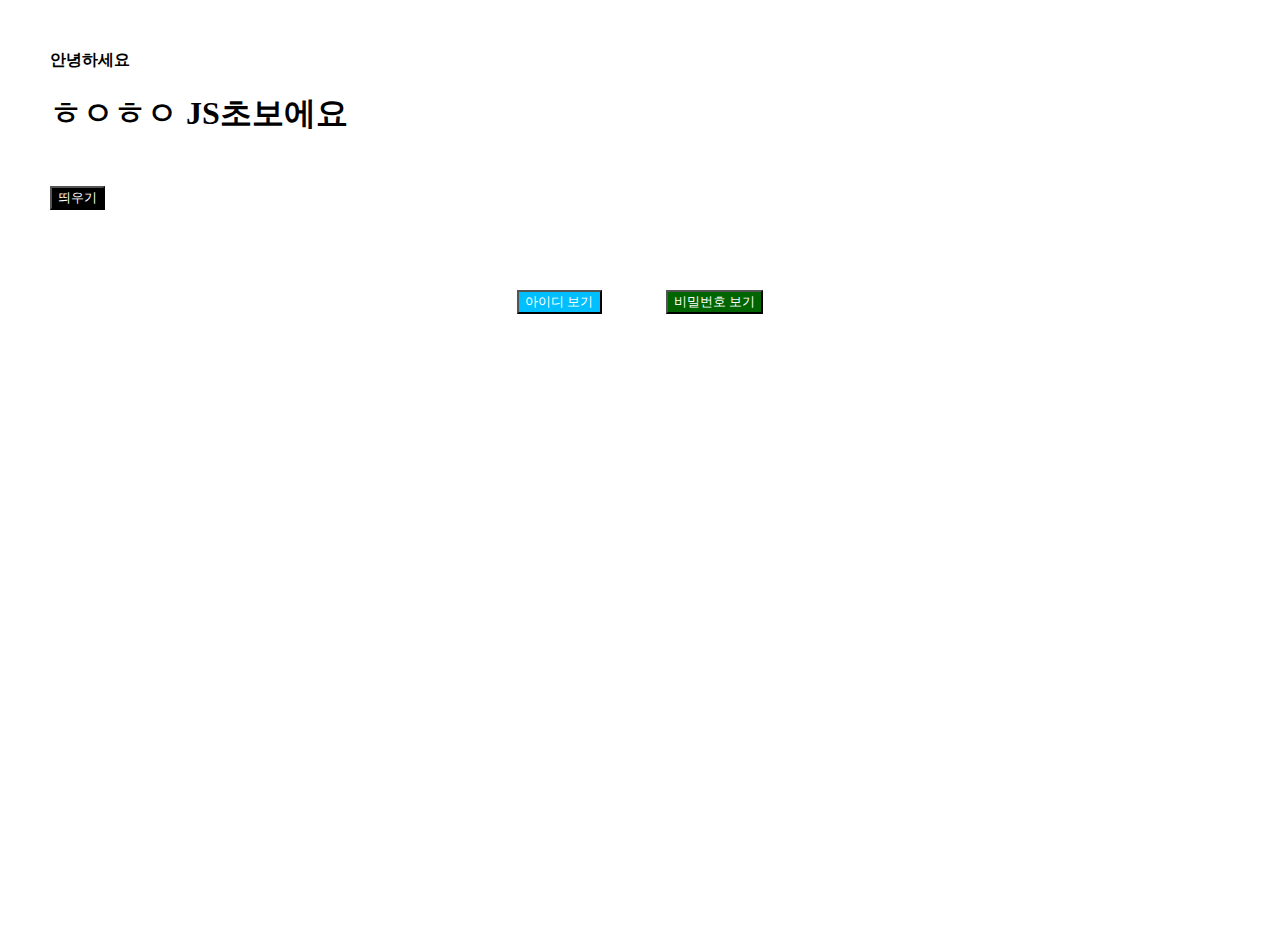
<file: index.html>
<!DOCTYPE html>
<html lang="en">
	<head>
		<title></title>
		<meta charset="UTF-8" />
		<meta name="viewport" content="width=device-width, initial-scale=1" />
		<link href="css/main.css" rel="stylesheet" />
	</head>
	<body>
		<div class="js study1">
			<h1 id="hello">안녕하세요</h1>
			<h1 id="hi">ㅎㅇㅎㅇ JS초보에요</h1>
		</div>
		<div class="js study2">
			<div class="alert-box bg-yellow" id="alert">
				노란 Alert박스
				<button class="btn btn-close" onclick="changeAlertDp('none')">닫기</button>
			</div>
			<!-- <div class="alert-box bg-green" id="alert">초록 Alert박스</div>
			<div class="alert-box bg-blue" id="alert">파란 Alert박스</div>
			<div class="alert-box bg-red f-white" id="alert">빨간 Alert박스</div> -->
			<button class="btn btn-show bg-black f-white" onclick="changeAlertDp('block')"> 띄우기 </button>
		</div>
		<div class="js study3">
			<div class="find-btn">
				<button class="btn bg-blue f-white" onclick="showAlert('아이디', 'deepskyblue')">아이디 보기</button>
				<button class="btn bg-green f-white" onclick="showAlert('비밀번호', 'darkgreen')">비밀번호 보기</button>
			</div>
			<div class="alert-box d-flex" id="alert2">
				<h2 class="f-white" id="alert2-msg" style="margin: 30px">알림창</h2>
				<button class="btn" onclick="changeAlertDp('none')">닫기</button>
				<button class="btn" id="close">addEventListener로 닫기</button>
			</div>
		</div>

		<script>
			// document.getElementById('hello').innerHTML = '안녕';
			// document.getElementById('hello').style.color = 'red';
			// document.getElementById('hi').innerHTML = 'ㅎㅇㅎㅇ JS고수에요';
			document.getElementById('hello').style.fontSize = '16px';

			// function 기초
			function openAlert() {
				document.getElementById('alert').style.display = 'block';
			}
			function closeAlert() {
				document.getElementById('alert').style.display = 'none';
			}

			// function심화 - 괄호 사용해보기
			function changeAlertDp(display) {
				document.getElementById('alert2').style.display = display;
			}
			function showAlert(msg, color) {
				document.getElementById('alert2').style.display = 'flex';
				document.getElementById('alert2-msg').innerHTML = msg;
				document.getElementById('alert2').style.backgroundColor = color;
			}

			// addEventListener학습
			document.getElementById('close').addEventListener('click', function () {
				document.getElementById('alert2').style.display = 'none';
			});
		</script>
	</body>
</html>
</file>
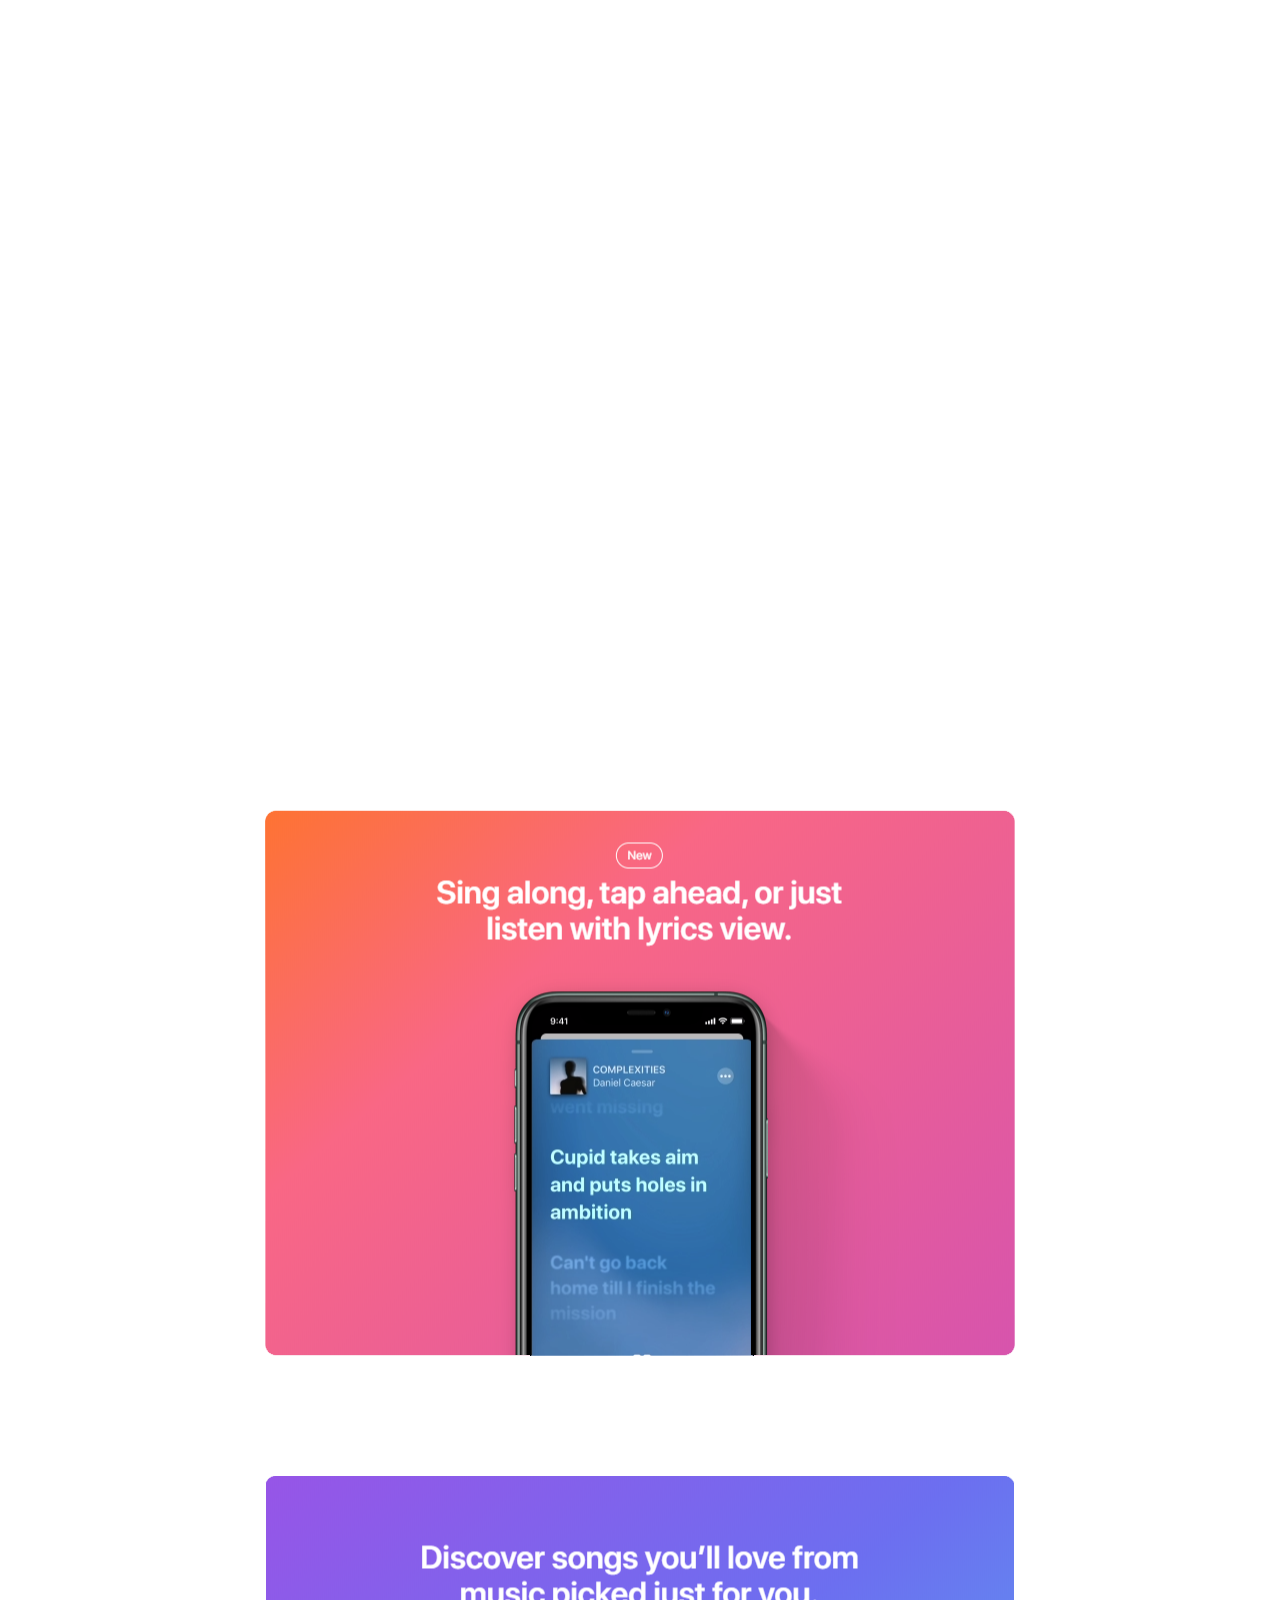
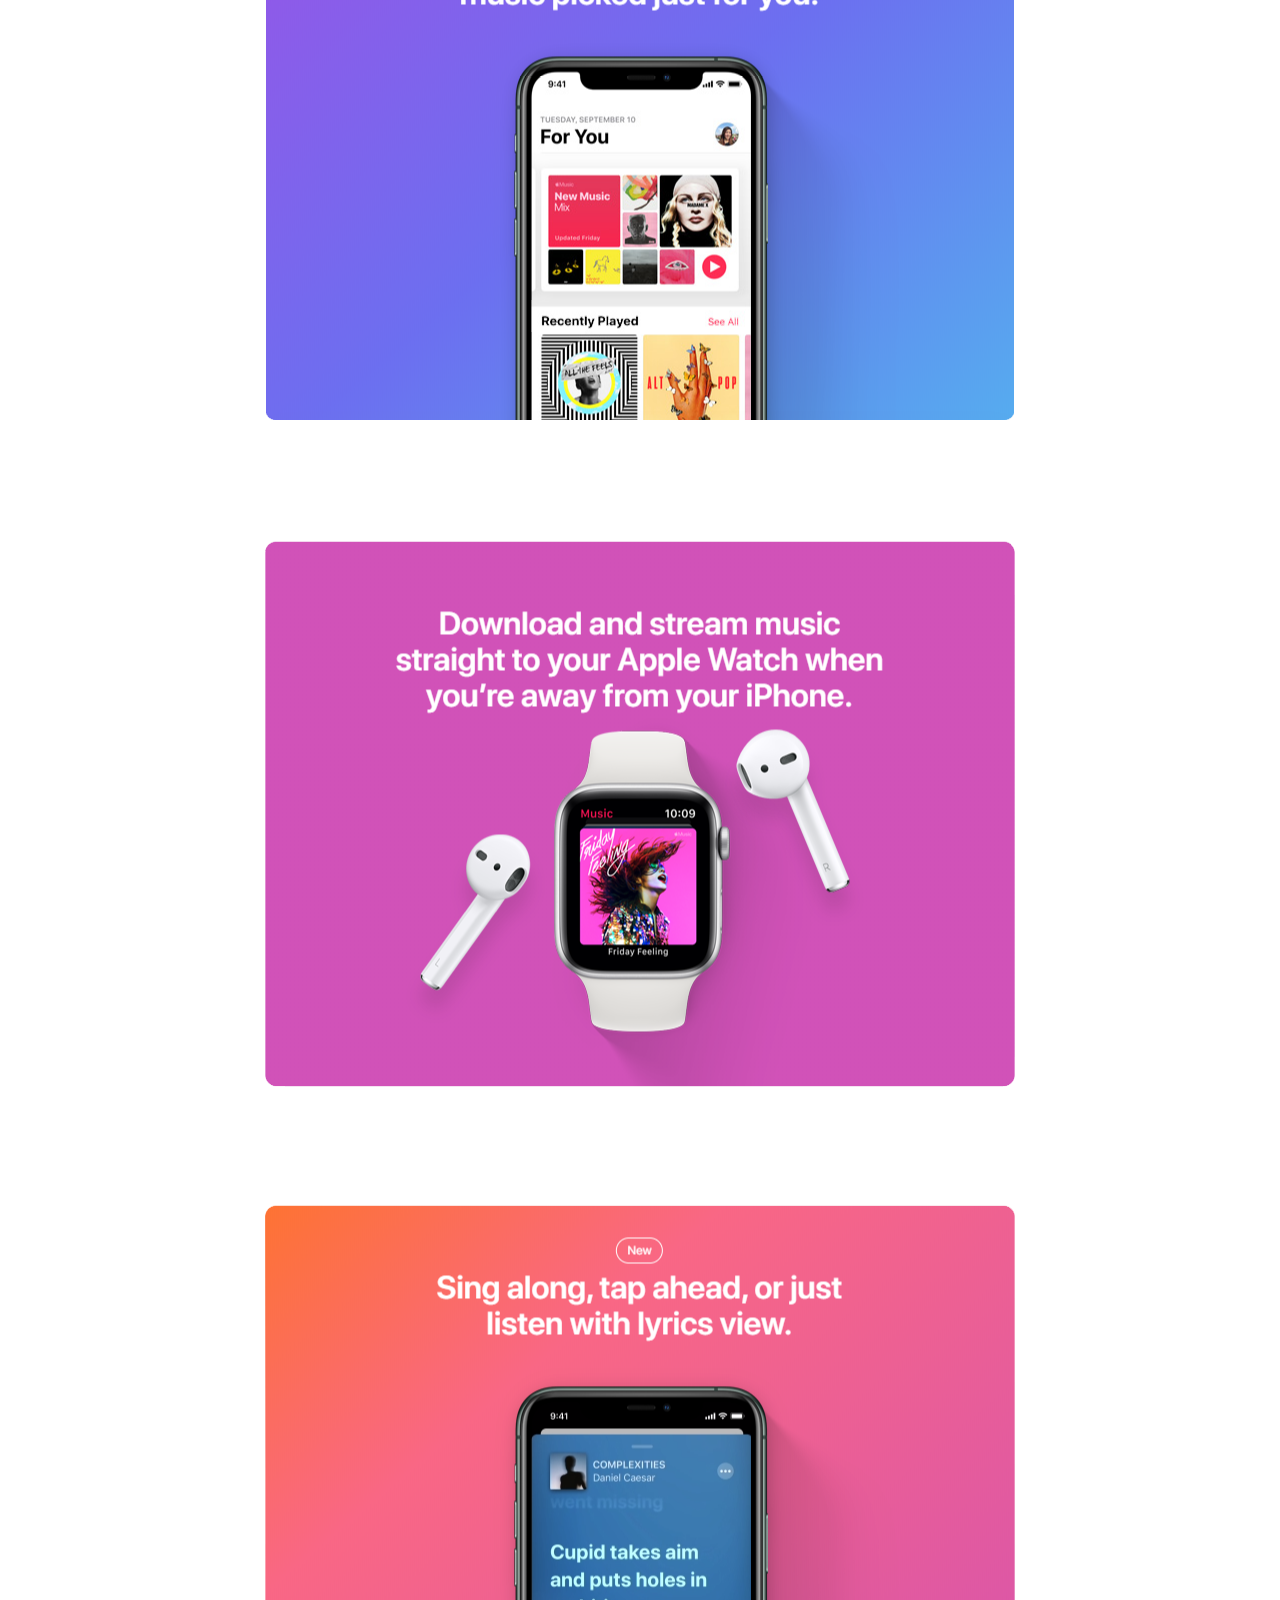
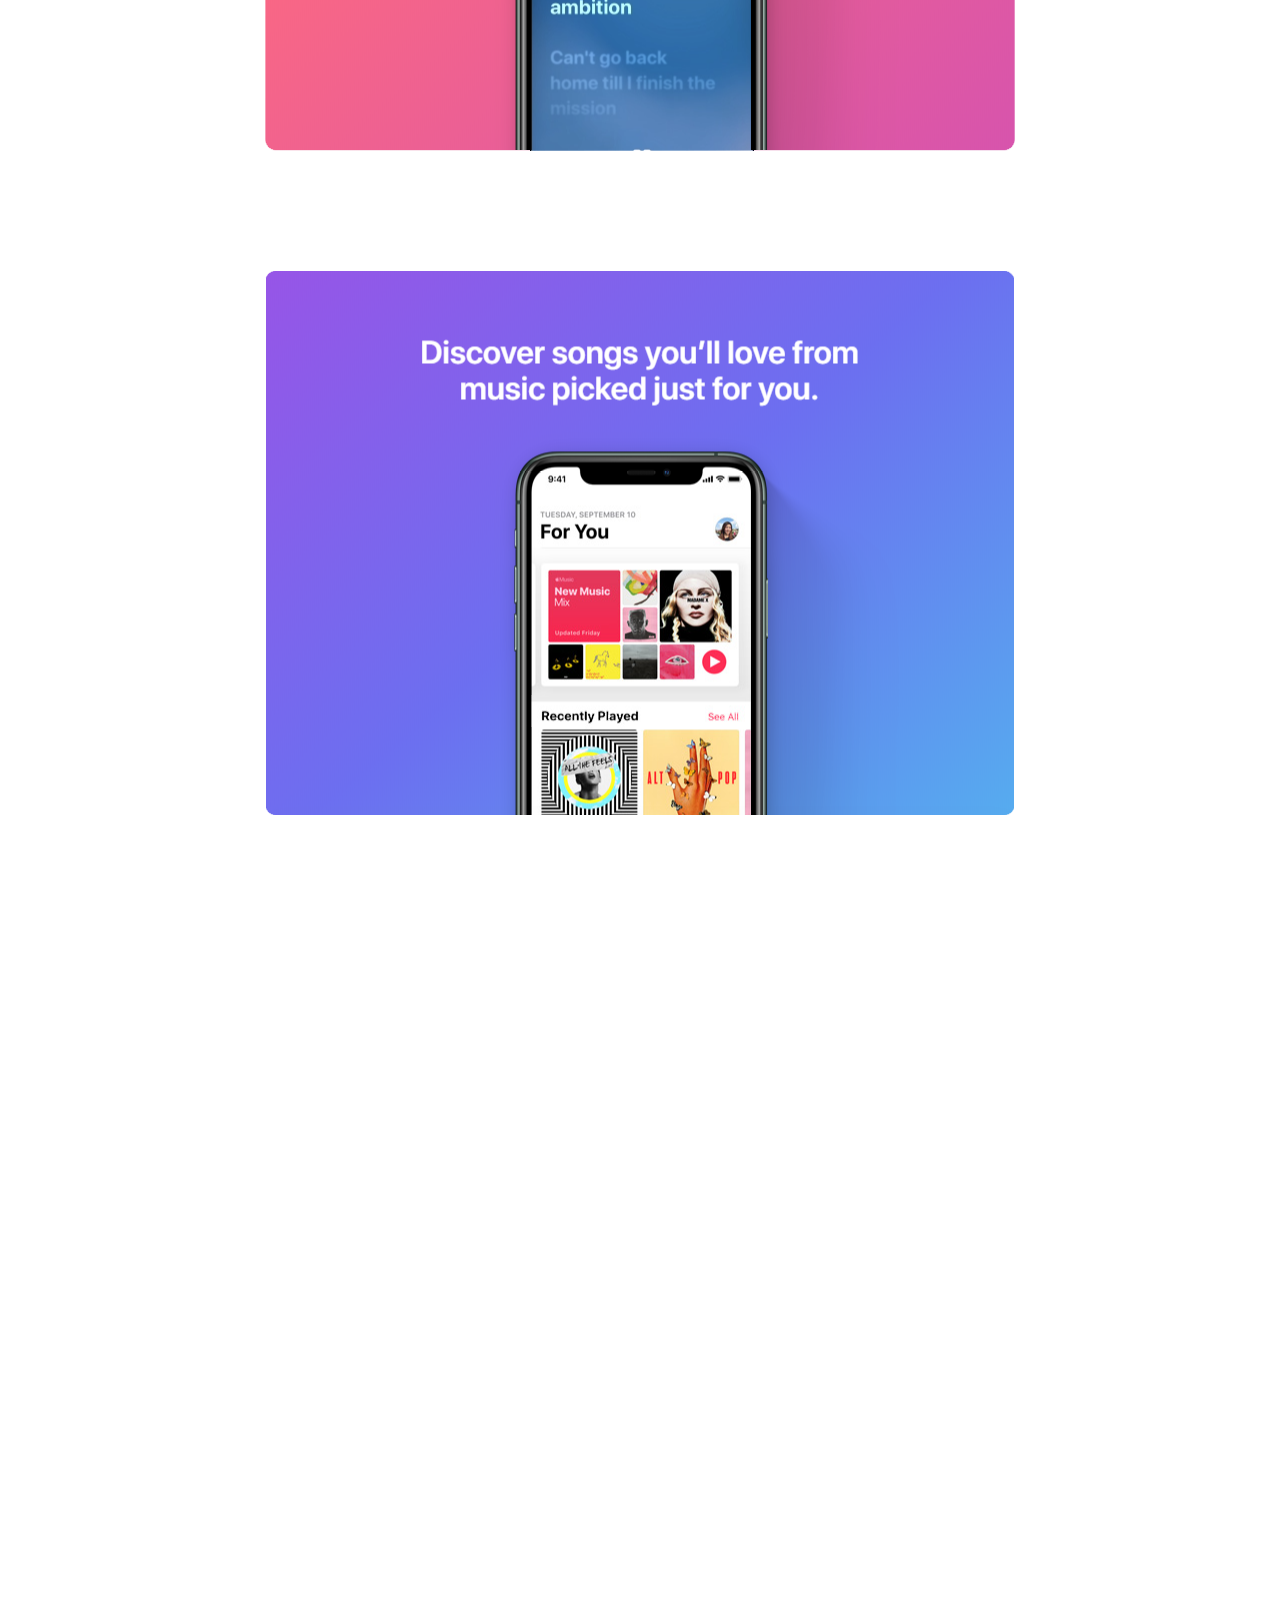
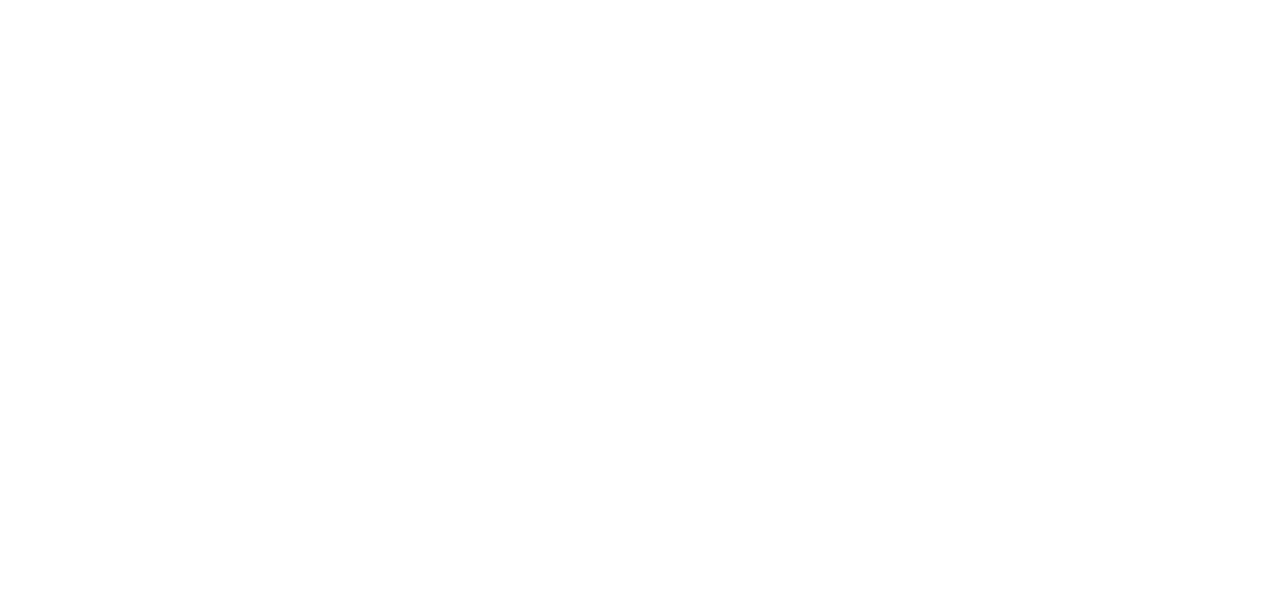
<file: appleMusicUI.html>
<!DOCTYPE html>
<html lang="en">
	<head>
		<meta charset="utf-8" />
		<meta name="viewport" content="width=device-width, initial-scale=1" />
		<title>JS Page</title>
		<link
			href="https://cdn.jsdelivr.net/npm/bootstrap@5.3.0-alpha1/dist/css/bootstrap.min.css"
			rel="stylesheet"
			integrity="sha384-GLhlTQ8iRABdZLl6O3oVMWSktQOp6b7In1Zl3/Jr59b6EGGoI1aFkw7cmDA6j6gD"
			crossorigin="anonymous" />
		<link rel="stylesheet" href="/css/appleMusicUI.css" />
		<script
			src="https://cdn.jsdelivr.net/npm/bootstrap@5.3.0-alpha1/dist/js/bootstrap.bundle.min.js"
			integrity="sha384-w76AqPfDkMBDXo30jS1Sgez6pr3x5MlQ1ZAGC+nuZB+EYdgRZgiwxhTBTkF7CXvN"
			crossorigin="anonymous"></script>
		<script
			src="https://code.jquery.com/jquery-3.6.3.min.js"
			integrity="sha256-pvPw+upLPUjgMXY0G+8O0xUf+/Im1MZjXxxgOcBQBXU="
			crossorigin="anonymous"></script>
	</head>
	<body>
		<div class="card-background">
			<div class="card-box">
				<img src="/img/card1.png" />
			</div>
			<div class="card-box">
				<img src="/img/card2.png" />
			</div>
			<div class="card-box">
				<img src="/img/card3.png" />
			</div>
			<div class="card-box">
				<img src="/img/card1.png" />
			</div>
			<div class="card-box">
				<img src="/img/card2.png" />
			</div>
		</div>
		<script>
			$(window).scroll(() => {
				let cardNum = $('.card-box').length;
				let scrollHeight = $(window).scrollTop();
				let opacityFunction = (1 / -545) * scrollHeight + 1065 / 545;
				let sizeFunction = (-0.1 / 545) * scrollHeight + (1 - 520 * (-0.1 / 545));
				$('.card-box').eq(0).css('opacity', opacityFunction);
				$('.card-box').eq(0).css('transform', `scale(${sizeFunction})`);
				// for (let i = 0; i < cardNum - 1; i++) {
				// 	let opacityFunction = (1 / -545) * scrollHeight + 1065 / 545;
				// 	let sizeFunction = (-0.1 / 545) * scrollHeight + (1 - 520 * (-0.1 / 545));
				// 	$('.card-box').eq(i).css('opacity', opacityFunction);
				// 	$('.card-box').eq(i).css('transform', `scale(${sizeFunction})`);
				// }
				console.log(scrollHeight); //520~1020 1130~1630 1740~2240
			});
		</script>
	</body>
</html>
</file>
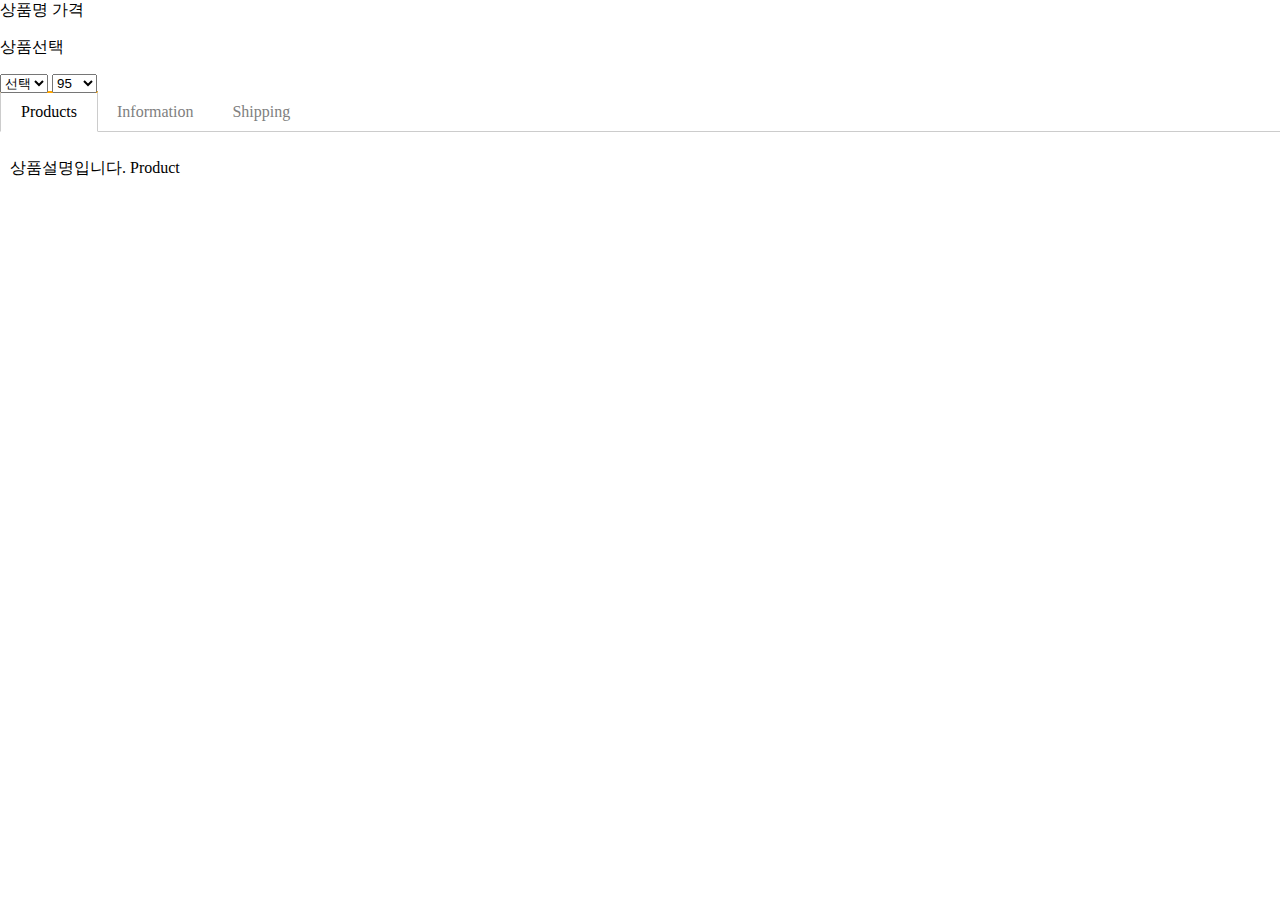
<file: detail.html>
<!DOCTYPE html>
<html lang="en">
	<head>
		<meta charset="utf-8" />
		<meta name="viewport" content="width=device-width, initial-scale=1" />
		<title>JS Page</title>
		<link
			href="https://cdn.jsdelivr.net/npm/bootstrap@5.3.0-alpha1/dist/css/bootstrap.min.css"
			rel="stylesheet"
			integrity="sha384-GLhlTQ8iRABdZLl6O3oVMWSktQOp6b7In1Zl3/Jr59b6EGGoI1aFkw7cmDA6j6gD"
			crossorigin="anonymous" />
		<link rel="stylesheet" href="/css/main.css" />
		<script
			src="https://cdn.jsdelivr.net/npm/bootstrap@5.3.0-alpha1/dist/js/bootstrap.bundle.min.js"
			integrity="sha384-w76AqPfDkMBDXo30jS1Sgez6pr3x5MlQ1ZAGC+nuZB+EYdgRZgiwxhTBTkF7CXvN"
			crossorigin="anonymous"></script>
		<script
			src="https://code.jquery.com/jquery-3.6.3.min.js"
			integrity="sha256-pvPw+upLPUjgMXY0G+8O0xUf+/Im1MZjXxxgOcBQBXU="
			crossorigin="anonymous"></script>
	</head>
	<body>
		<div class="container mt-3">
			<div class="card p-3">
				<span id="product-name">상품명</span>
				<span id="product-price">가격</span>
			</div>
		</div>
		<script>
			let car = { name: '아반떼', price: [50000, 30000, 40000] };
			$('#product-name').html(car.name);
			$('#product-price').html(car.price[0]);
		</script>
		<form class="container my-5 form-group">
			<p>상품선택</p>
			<select class="form-select mt-2" id="product-select">
				<option disabled selected>선택</option>
				<option>모자</option>
				<option>셔츠</option>
				<option>바지</option>
			</select>
			<select class="form-select mt-2" id="product-size">
				<option>95</option>
				<option>100</option>
				<option>105</option>
				<option>110</option>
			</select>
		</form>
		<script>
			// let pantsOption = `
			// 	<option>26</option>
			// 	<option>28</option>
			// 	<option>30</option>
			// 	<option>32</option>
			// 	`;
			// let shirtsOption = `
			// 	<option>95</option>
			// 	<option>100</option>
			// 	<option>105</option>
			// 	<option>110</option>
			// 	`;
			let pantsOption = [28, 30, 32, 34];
			let shirtsOption = [95, 100, 105];
			$('#product-size').hide();
			$('#product-select').change((e) => {
				let productValue = e.currentTarget.value;
				$('#product-size').html('');
				if (productValue == '셔츠') {
					shirtsOption.forEach((size) => {
						$('#product-size').append(`<option>${size}</option>`);
					});
					$('#product-size').show();
				} else if (productValue == '바지') {
					pantsOption.forEach((size) => {
						$('#product-size').append(`<option>${size}</option>`);
					});
					$('#product-size').show();
				} else {
					$('#product-size').hide();
				}
			});
		</script>
		<style>
			ul.list {
				list-style-type: none;
				margin: 0;
				padding: 0;
				border-bottom: 1px solid #ccc;
			}
			ul.list::after {
				content: '';
				display: block;
				clear: both;
			}
			.tab-button {
				display: block;
				padding: 10px 20px 10px 20px;
				float: left;
				margin-right: -1px;
				margin-bottom: -1px;
				color: grey;
				text-decoration: none;
				cursor: pointer;
			}
			.orange {
				border-top: 2px solid orange;
				border-right: 1px solid #ccc;
				border-bottom: 1px solid white;
				border-left: 1px solid #ccc;
				color: black;
				margin-top: -2px;
			}
			.tab-content {
				display: none;
				padding: 10px;
			}
			.show {
				display: block;
			}
		</style>
		<div class="container mt-5">
			<ul class="list">
				<li class="tab-button orange" data-id="0">Products</li>
				<li class="tab-button" data-id="1">Information</li>
				<li class="tab-button" data-id="2">Shipping</li>
			</ul>
			<div class="tab-content show">
				<p>상품설명입니다. Product</p>
			</div>
			<div class="tab-content">
				<p>스펙설명입니다. Information</p>
			</div>
			<div class="tab-content">
				<p>배송정보입니다. Shipping</p>
			</div>
		</div>
		<script src="tab.js"></script>
	</body>
</html>
</file>
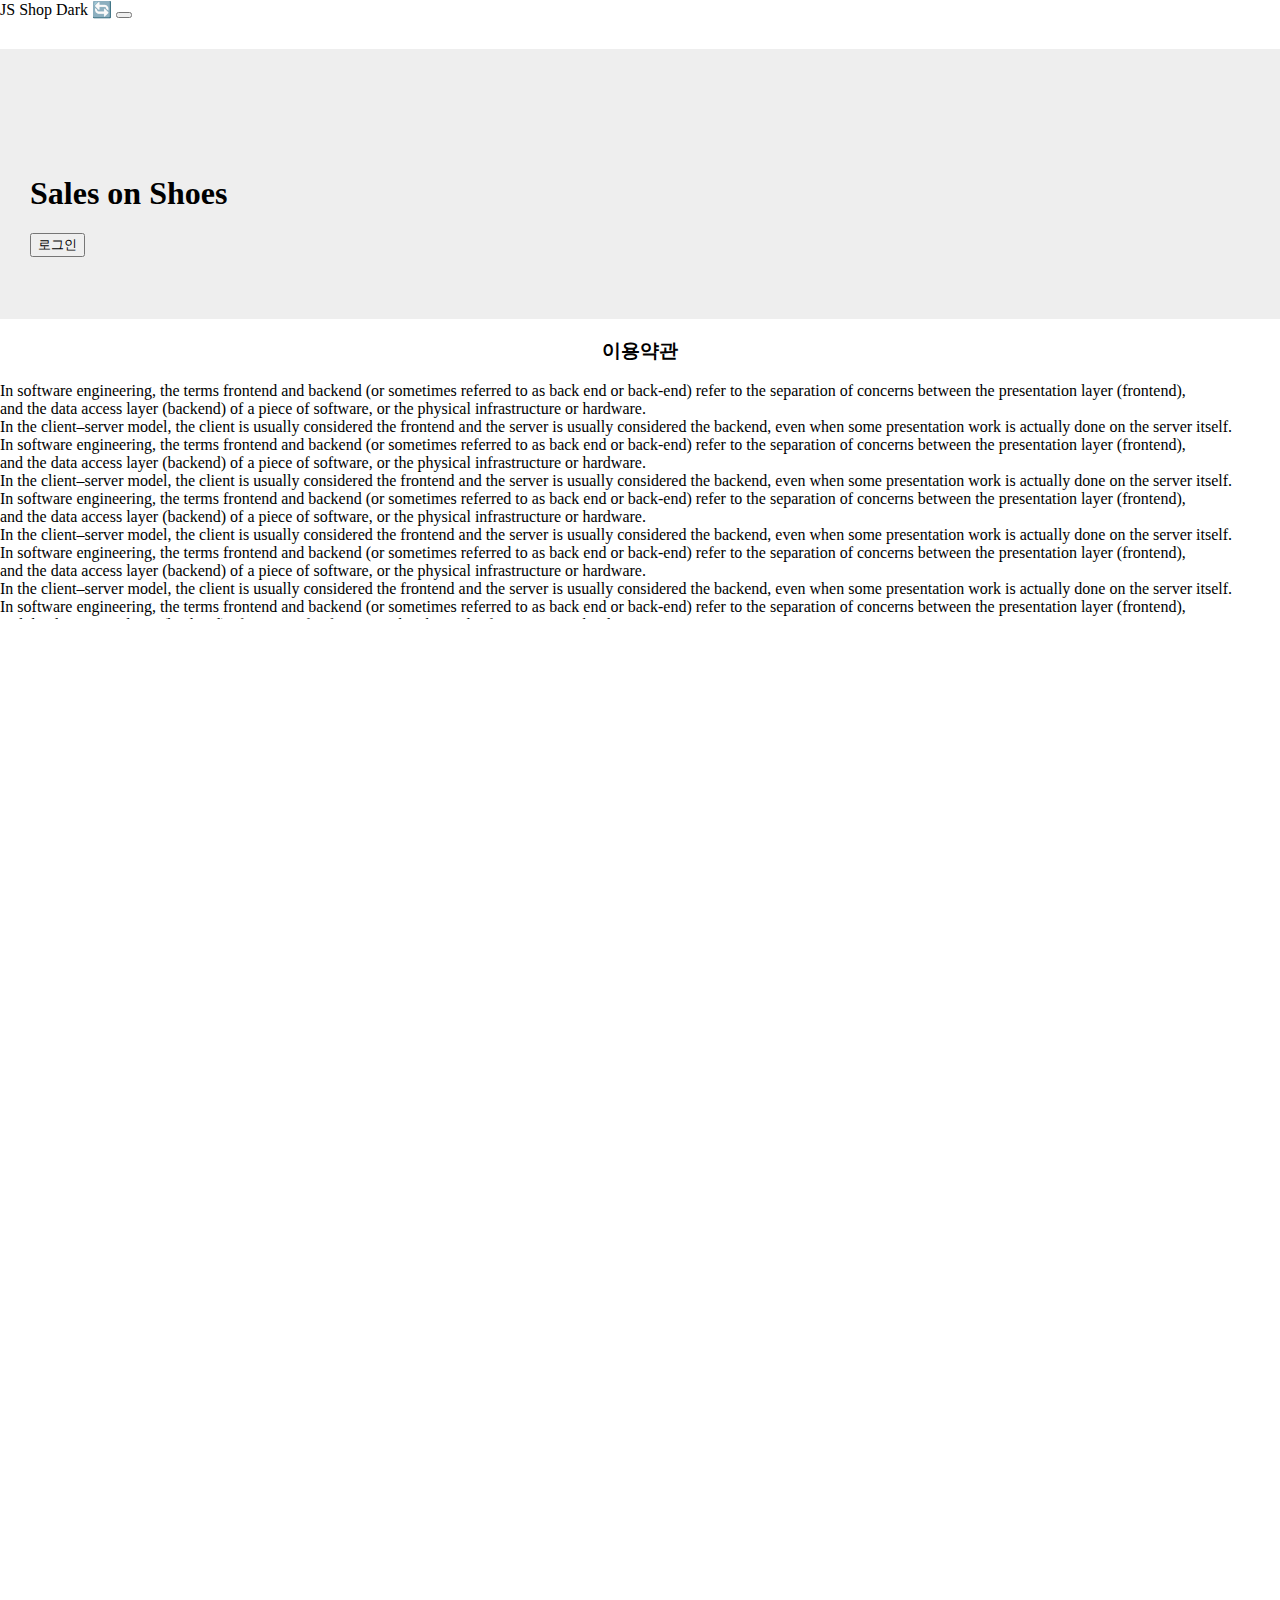
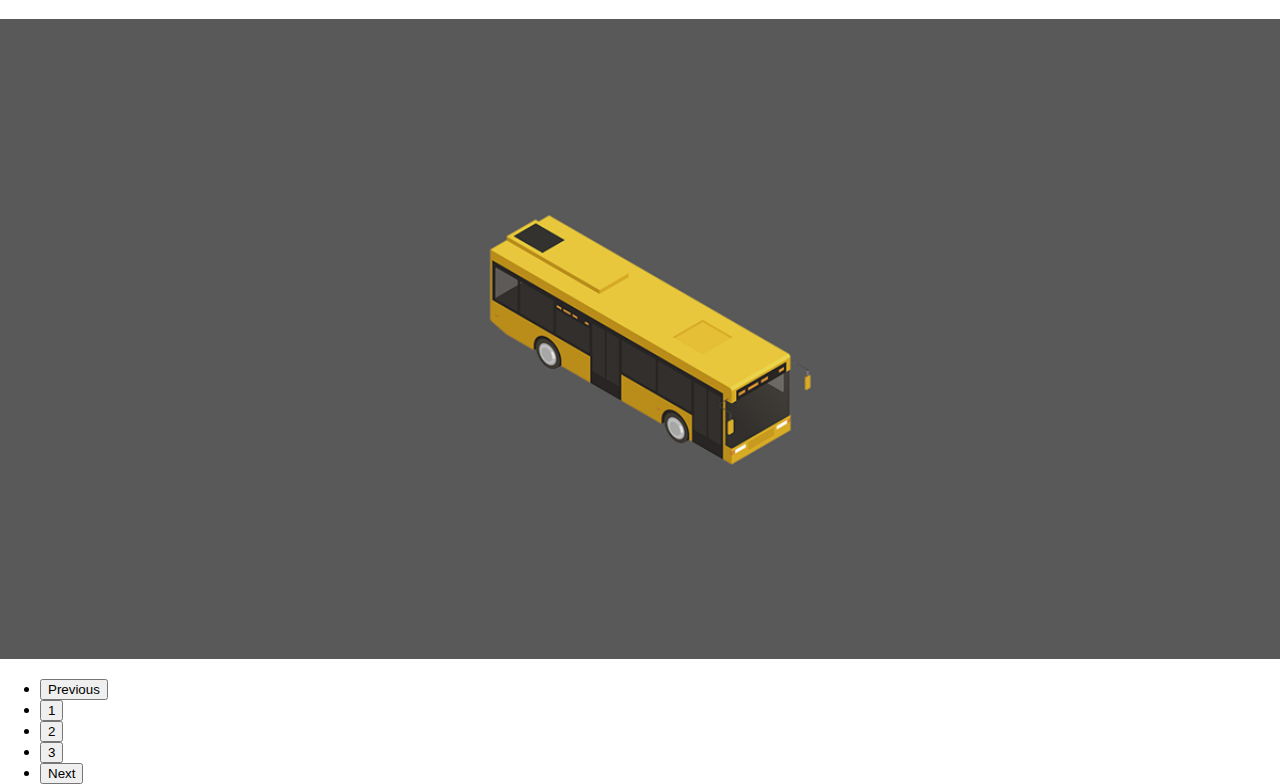
<file: index2.html>
<!DOCTYPE html>
<html lang="en">
	<head>
		<meta charset="utf-8" />
		<meta name="viewport" content="width=device-width, initial-scale=1" />
		<title>JS Page</title>
		<link
			href="https://cdn.jsdelivr.net/npm/bootstrap@5.3.0-alpha1/dist/css/bootstrap.min.css"
			rel="stylesheet"
			integrity="sha384-GLhlTQ8iRABdZLl6O3oVMWSktQOp6b7In1Zl3/Jr59b6EGGoI1aFkw7cmDA6j6gD"
			crossorigin="anonymous" />
		<link rel="stylesheet" href="/css/main.css" />
		<script
			src="https://cdn.jsdelivr.net/npm/bootstrap@5.3.0-alpha1/dist/js/bootstrap.bundle.min.js"
			integrity="sha384-w76AqPfDkMBDXo30jS1Sgez6pr3x5MlQ1ZAGC+nuZB+EYdgRZgiwxhTBTkF7CXvN"
			crossorigin="anonymous"></script>
		<script
			src="https://code.jquery.com/jquery-3.6.3.min.js"
			integrity="sha256-pvPw+upLPUjgMXY0G+8O0xUf+/Im1MZjXxxgOcBQBXU="
			crossorigin="anonymous"></script>
	</head>
	<body>
		<div class="black-bg" id="modal">
			<div class="white-bg">
				<h2 class="mb-3">로그인하세요</h2>
				<form action="success.html">
					<div class="mb-3">
						<label for="inputEmail" class="form-label">Email address</label>
						<input type="email" class="form-control" id="inputEmail" aria-describedby="emailHelp" />
					</div>
					<div class="mb-3">
						<label for="inputPassword" class="form-label">Password</label>
						<input type="password" class="form-control" id="inputPassword" />
					</div>
					<div class="mb-3 form-check">
						<input type="checkbox" class="form-check-input" id="exampleCheck1" />
						<label class="form-check-label" for="exampleCheck1">Check me out</label>
					</div>
					<button type="submit" class="btn btn-primary" id="submit">전송</button>
					<button type="button" class="btn btn-danger" id="close">닫기</button>
				</form>
			</div>
		</div>
		<script>
			// 로그인 폼
			$('form').on('submit', function (e) {
				const emailInput = document.getElementById('inputEmail').value;
				const passwordInput = document.getElementById('inputPassword').value;
				if (emailInput == '' || passwordInput == '') {
					e.preventDefault();
					document.getElementById('inputEmail').style.borderColor = 'red';
					document.getElementById('inputPassword').style.borderColor = 'red';
					emailInput = '';
					passwordInput = '';
					document.getElementById('inputEmail').focus();
					alert('공백을 채워주세요.');
				} else if (passwordInput.length < 6) {
					e.preventDefault();
					document.getElementById('inputPassword').style.borderColor = 'red';
					document.getElementById('inputPassword').focus();
					passwordInput = '';
					alert('비밀번호는 6글자 이상 입력해주세요.');
				}
				if ('/\S+@\S+\.\S+/'.test(emailInput)) {
					alert('이메일 형식에 맞게 작성해주세요');
					document.getElementById('inputEmail').style.borderColor = 'red';
					document.getElementById('inputEmail').focus();
				}
				if ('/[0-9A-Z]/'.text(passwordInput)) {
					alert('비밀번호는 숫자와 대문자를 반드시 포함해야합니다');
					document.getElementById('inputPassword').style.borderColor = 'red';
					document.getElementById('inputPassword').focus();
				}
			});
			$('#close').on('click', function () {
				$('#modal').removeClass('show-modal');
			});
			$('.black-bg').on('click', function (e) {
				// e.target // 유저가 실제로 누른거
				// e.currentTarget // 이벤트리스너 달린 곳
				// this; // 이벤트리스너 달린 곳
				// e.preventDefault(); // 이벤트 기본동작을 막아줌
				// e.stopPropagation(); // 상위요소로 퍼지는 이벤트 버블링 방지
				if (e.target == e.currentTarget) {
					$('#modal').removeClass('show-modal');
				}
			});
		</script>
		<nav class="navbar navbar-light bg-light d-flex sticky-top z-1">
			<div class="container-fluid">
				<span class="navbar-brand">JS Shop</span>
				<span class="badge bg-dark ms-auto mx-3">Dark 🔄</span>
				<button class="navbar-toggler" type="button">
					<span class="navbar-toggler-icon"></span>
				</button>
			</div>
			<div class="page-process-bar">
				<div class="page-process-degree"></div>
			</div>
		</nav>
		<script>
			$(window).on('scroll', function () {
				if (window.scrollY > 150) {
					$('.navbar-brand').css('font-size', '20px');
					$('.page-process-bar').css('height', '30px');
					$('.page-process-degree').css('height', '30px');
				} else {
					$('.navbar-brand').css('font-size', '40px');
					$('.page-process-bar').css('height', '50px');
					$('.page-process-degree').css('height', '50px');
				}
			});
		</script>
		<ul class="list-group" id="list2">
			<li class="list-group-item">쿼리 셀렉터, JQuery를</li>
			<li class="list-group-item"> 사용하여 불러낸 </li>
			<li class="list-group-item">리스트들 입니다</li>
			<li class="list-group-item">A fourth item</li>
			<li class="list-group-item">And a fifth one</li>
		</ul>
		<script>
			// 다크모드 구현
			let count = 0;
			$('.badge').on('click', function () {
				count++;
				if (count % 2 == 1) {
					$('.badge').html('Light 🔄');
					$('.badge').removeClass('bg-dark');
					$('.badge').addClass('bg-light');
					$('.badge').css('color', 'black');
					$('.badge').css('border', '1px solid black');
					$('body').addClass('dark');
					$('nav').removeClass('navbar-light bg-light');
					$('nav').addClass('navbar-dark bg-dark');
					$('#main-bg').removeClass('main-light-bg');
					$('#main-bg').addClass('main-dark-bg');
				} else {
					$('.badge').html('Dark 🔄');
					$('.badge').removeClass('bg-light');
					$('.badge').addClass('bg-dark');
					$('.badge').css('color', 'white');
					$('.badge').css('border', '1px solid black');
					$('body').removeClass('dark');
					$('nav').removeClass('navbar-dark bg-dark');
					$('nav').addClass('navbar-light bg-light');
					$('#main-bg').removeClass('main-dark-bg');
					$('#main-bg').addClass('main-light-bg');
				}
			});
		</script>
		<div class="container study4">
			<h3 class="hello">안녕</h3>
			<h3 class="hello">안녕</h3>
			<h3 class="hello">안녕</h3>
			<button type="button" class="btn btn-primary" id="test-btn"> 버튼 </button>
		</div>

		<div class="main-light-bg" id="main-bg">
			<div class="main-title">
				<h1>Sales on Shoes</h1>
				<button type="button" class="btn btn-danger" id="login-btn"> 로그인 </button>
			</div>
		</div>
		<div class="agreement p-3" style="height: 300px; width: 100%; overflow-y: scroll">
			<h3 style="text-align: center">이용약관</h3>
			In software engineering, the terms frontend and backend (or sometimes referred to as back end or back-end) refer
			to the separation of concerns between the presentation layer (frontend),<br />
			and the data access layer (backend) of a piece of software, or the physical infrastructure or hardware.<br />
			In the client–server model, the client is usually considered the frontend and the server is usually considered the
			backend, even when some presentation work is actually done on the server itself.<br />
			In software engineering, the terms frontend and backend (or sometimes referred to as back end or back-end) refer
			to the separation of concerns between the presentation layer (frontend),<br />
			and the data access layer (backend) of a piece of software, or the physical infrastructure or hardware.<br />
			In the client–server model, the client is usually considered the frontend and the server is usually considered the
			backend, even when some presentation work is actually done on the server itself.<br />
			In software engineering, the terms frontend and backend (or sometimes referred to as back end or back-end) refer
			to the separation of concerns between the presentation layer (frontend),<br />
			and the data access layer (backend) of a piece of software, or the physical infrastructure or hardware.<br />
			In the client–server model, the client is usually considered the frontend and the server is usually considered the
			backend, even when some presentation work is actually done on the server itself.<br />
			In software engineering, the terms frontend and backend (or sometimes referred to as back end or back-end) refer
			to the separation of concerns between the presentation layer (frontend),<br />
			and the data access layer (backend) of a piece of software, or the physical infrastructure or hardware.<br />
			In the client–server model, the client is usually considered the frontend and the server is usually considered the
			backend, even when some presentation work is actually done on the server itself.<br />
			In software engineering, the terms frontend and backend (or sometimes referred to as back end or back-end) refer
			to the separation of concerns between the presentation layer (frontend),<br />
			and the data access layer (backend) of a piece of software, or the physical infrastructure or hardware.<br />
			In the client–server model, the client is usually considered the frontend and the server is usually considered the
			backend, even when some presentation work is actually done on the server itself.<br />
			In software engineering, the terms frontend and backend (or sometimes referred to as back end or back-end) refer
			to the separation of concerns between the presentation layer (frontend),<br />
			and the data access layer (backend) of a piece of software, or the physical infrastructure or hardware.<br />
			In the client–server model, the client is usually considered the frontend and the server is usually considered the
			backend, even when some presentation work is actually done on the server itself.<br />
			In software engineering, the terms frontend and backend (or sometimes referred to as back end or back-end) refer
			to the separation of concerns between the presentation layer (frontend),<br />
			and the data access layer (backend) of a piece of software, or the physical infrastructure or hardware.<br />
			In the client–server model, the client is usually considered the frontend and the server is usually considered the
			backend, even when some presentation work is actually done on the server itself.<br />
			In software engineering, the terms frontend and backend (or sometimes referred to as back end or back-end) refer
			to the separation of concerns between the presentation layer (frontend),<br />
			and the data access layer (backend) of a piece of software, or the physical infrastructure or hardware.<br />
			In the client–server model, the client is usually considered the frontend and the server is usually considered the
			backend, even when some presentation work is actually done on the server itself.<br />
			In software engineering, the terms frontend and backend (or sometimes referred to as back end or back-end) refer
			to the separation of concerns between the presentation layer (frontend),<br />
			and the data access layer (backend) of a piece of software, or the physical infrastructure or hardware.<br />
			In the client–server model, the client is usually considered the frontend and the server is usually considered the
			backend, even when some presentation work is actually done on the server itself.<br />
			In software engineering, the terms frontend and backend (or sometimes referred to as back end or back-end) refer
			to the separation of concerns between the presentation layer (frontend),<br />
			and the data access layer (backend) of a piece of software, or the physical infrastructure or hardware.<br />
			In the client–server model, the client is usually considered the frontend and the server is usually considered the
			backend, even when some presentation work is actually done on the server itself.<br />
			In software engineering, the terms frontend and backend (or sometimes referred to as back end or back-end) refer
			to the separation of concerns between the presentation layer (frontend),<br />
			and the data access layer (backend) of a piece of software, or the physical infrastructure or hardware.<br />
			In the client–server model, the client is usually considered the frontend and the server is usually considered the
			backend, even when some presentation work is actually done on the server itself.<br />
			In software engineering, the terms frontend and backend (or sometimes referred to as back end or back-end) refer
			to the separation of concerns between the presentation layer (frontend),<br />
			and the data access layer (backend) of a piece of software, or the physical infrastructure or hardware.<br />
			In the client–server model, the client is usually considered the frontend and the server is usually considered the
			backend, even when some presentation work is actually done on the server itself.<br />
			In software engineering, the terms frontend and backend (or sometimes referred to as back end or back-end) refer
			to the separation of concerns between the presentation layer (frontend),<br />
			and the data access layer (backend) of a piece of software, or the physical infrastructure or hardware.<br />
			In the client–server model, the client is usually considered the frontend and the server is usually considered the
			backend, even when some presentation work is actually done on the server itself.<br />
			In software engineering, the terms frontend and backend (or sometimes referred to as back end or back-end) refer
			to the separation of concerns between the presentation layer (frontend),<br />
			and the data access layer (backend) of a piece of software, or the physical infrastructure or hardware.<br />
			In the client–server model, the client is usually considered the frontend and the server is usually considered the
			backend, even when some presentation work is actually done on the server itself.<br />
			In software engineering, the terms frontend and backend (or sometimes referred to as back end or back-end) refer
			to the separation of concerns between the presentation layer (frontend),<br />
			and the data access layer (backend) of a piece of software, or the physical infrastructure or hardware.<br />
			In the client–server model, the client is usually considered the frontend and the server is usually considered the
			backend, even when some presentation work is actually done on the server itself.<br />
			In software engineering, the terms frontend and backend (or sometimes referred to as back end or back-end) refer
			to the separation of concerns between the presentation layer (frontend),<br />
			and the data access layer (backend) of a piece of software, or the physical infrastructure or hardware.<br />
			In the client–server model, the client is usually considered the frontend and the server is usually considered the
			backend, even when some presentation work is actually done on the server itself.<br />
			In software engineering, the terms frontend and backend (or sometimes referred to as back end or back-end) refer
			to the separation of concerns between the presentation layer (frontend),<br />
			and the data access layer (backend) of a piece of software, or the physical infrastructure or hardware.<br />
			In the client–server model, the client is usually considered the frontend and the server is usually considered the
			backend, even when some presentation work is actually done on the server itself.<br />
			In software engineering, the terms frontend and backend (or sometimes referred to as back end or back-end) refer
			to the separation of concerns between the presentation layer (frontend),<br />
			and the data access layer (backend) of a piece of software, or the physical infrastructure or hardware.<br />
			In the client–server model, the client is usually considered the frontend and the server is usually considered the
			backend, even when some presentation work is actually done on the server itself.<br />
			In software engineering, the terms frontend and backend (or sometimes referred to as back end or back-end) refer
			to the separation of concerns between the presentation layer (frontend),<br />
			and the data access layer (backend) of a piece of software, or the physical infrastructure or hardware.<br />
			In the client–server model, the client is usually considered the frontend and the server is usually considered the
			backend, even when some presentation work is actually done on the server itself.<br />
			In software engineering, the terms frontend and backend (or sometimes referred to as back end or back-end) refer
			to the separation of concerns between the presentation layer (frontend),<br />
			and the data access layer (backend) of a piece of software, or the physical infrastructure or hardware.<br />
			In the client–server model, the client is usually considered the frontend and the server is usually considered the
			backend, even when some presentation work is actually done on the server itself.<br />
			In software engineering, the terms frontend and backend (or sometimes referred to as back end or back-end) refer
			to the separation of concerns between the presentation layer (frontend),<br />
			and the data access layer (backend) of a piece of software, or the physical infrastructure or hardware.<br />
			In the client–server model, the client is usually considered the frontend and the server is usually considered the
			backend, even when some presentation work is actually done on the server itself.<br />
			In software engineering, the terms frontend and backend (or sometimes referred to as back end or back-end) refer
			to the separation of concerns between the presentation layer (frontend),<br />
			and the data access layer (backend) of a piece of software, or the physical infrastructure or hardware.<br />
			In the client–server model, the client is usually considered the frontend and the server is usually considered the
			backend, even when some presentation work is actually done on the server itself.<br />
			In software engineering, the terms frontend and backend (or sometimes referred to as back end or back-end) refer
			to the separation of concerns between the presentation layer (frontend),<br />
			and the data access layer (backend) of a piece of software, or the physical infrastructure or hardware.<br />
			In the client–server model, the client is usually considered the frontend and the server is usually considered the
			backend, even when some presentation work is actually done on the server itself.<br />
			In software engineering, the terms frontend and backend (or sometimes referred to as back end or back-end) refer
			to the separation of concerns between the presentation layer (frontend),<br />
			and the data access layer (backend) of a piece of software, or the physical infrastructure or hardware.<br />
			In the client–server model, the client is usually considered the frontend and the server is usually considered the
			backend, even when some presentation work is actually done on the server itself.<br />
			In software engineering, the terms frontend and backend (or sometimes referred to as back end or back-end) refer
			to the separation of concerns between the presentation layer (frontend),<br />
			and the data access layer (backend) of a piece of software, or the physical infrastructure or hardware.<br />
			In the client–server model, the client is usually considered the frontend and the server is usually considered the
			backend, even when some presentation work is actually done on the server itself.<br />
			In software engineering, the terms frontend and backend (or sometimes referred to as back end or back-end) refer
			to the separation of concerns between the presentation layer (frontend),<br />
			and the data access layer (backend) of a piece of software, or the physical infrastructure or hardware.<br />
			In the client–server model, the client is usually considered the frontend and the server is usually considered the
			backend, even when some presentation work is actually done on the server itself.<br />
			In software engineering, the terms frontend and backend (or sometimes referred to as back end or back-end) refer
			to the separation of concerns between the presentation layer (frontend),<br />
			and the data access layer (backend) of a piece of software, or the physical infrastructure or hardware.<br />
			In the client–server model, the client is usually considered the frontend and the server is usually considered the
			backend, even when some presentation work is actually done on the server itself.<br />
		</div>
		<div class="alert alert-info mt-1" style="display: none">
			<h5>약관을 다 읽었습니다</h5>
			<span id="hiding-second">5</span>초후 약관은 사라집니다
		</div>
		<script>
			$('.agreement').on('scroll', function () {
				// div 박스의 scroll 양
				let agreementScroll = document.querySelector('.agreement').scrollTop;
				// div 박스의 실제 높이
				let agreementHeight = document.querySelector('.agreement').scrollHeight;
				// div 박스의 눈에 보이는 높이
				let agreementWindowHeight = document.querySelector('.agreement').clientHeight;
				let second = 5;
				// 실제 높이(-오차값) = scroll 최대 양 + 눈이 보이는 높이
				if (agreementScroll + agreementWindowHeight > agreementHeight - 5) {
					$('.alert-info').css('display', 'block');
					setInterval(() => {
						second--;
						if (second != 0) {
							$('#hiding-second').html(second);
						} else {
							$('.alert-info').css('display', 'none');
							$('.agreement').css('display', 'none');
						}
					}, 1000);
				}
			});
		</script>
		<script>
			// toggle 학습
			document.getElementsByClassName('navbar-toggler')[0].addEventListener('click', function () {
				document.getElementsByClassName('list-group')[0].classList.toggle('show');
			});
			// Queryselector 학습
			// document.querySelector('#toggler2').addEventListener('click', function () {
			// 	document.querySelector('#list2').classList.toggle('show');
			// });
			// JQuery 학습
			// JQuery는 해당하는 셀렉터를 전부다 한번에 변경함. 뒤에 [0] [1] [2] 요런거 쓸 필요 없음
			// $('.hello').html('바보');
			$('#toggler2').on('click', function () {
				$('#list2').toggleClass('show');
			});
			$('.hello').css('color', 'red');
			$('#test-btn').on('click', function () {
				$('.hello').css('color', 'blue');
				$('.hello').fadeOut();
			});
			$('#login-btn').on('click', function () {
				$('#modal').addClass('show-modal');
			});
		</script>
		<div style="height: 1000px"></div>
		<div style="overflow: hidden">
			<div class="slide-container d-flex">
				<div class="slide-box">
					<img src="./img/car1.png" alt="" draggable="false" />
				</div>
				<div class="slide-box">
					<img src="./img/car2.png" alt="" draggable="false" />
				</div>
				<div class="slide-box">
					<img src="./img/car3.png" alt="" draggable="false" />
				</div>
			</div>
		</div>
		<nav aria-label="Page navigation example">
			<ul class="pagination pagination-lg justify-content-center">
				<li class="page-item"><button class="page-link slide-pre disabled">Previous</button></li>
				<li class="page-item"><button class="page-link slide-1">1</button></li>
				<li class="page-item"><button class="page-link slide-2">2</button></li>
				<li class="page-item"><button class="page-link slide-3">3</button></li>
				<li class="page-item"><button class="page-link slide-next">Next</button></li>
			</ul>
		</nav>
		<script>
			//캐러셀 학습
			let imgNum = 1;
			let nextButton = $('.slide-next');
			let preButton = $('.slide-pre');
			function isFirstOrLastPage(num) {
				if (num == 3) {
					nextButton.addClass('disabled');
				}
				if (num != 3) {
					nextButton.removeClass('disabled');
				}
				if (num == 1) {
					preButton.addClass('disabled');
				}
				if (num != 1) {
					preButton.removeClass('disabled');
				}
			}
			for (let i = 0; i < 3; i++) {
				$(`.slide-${i + 1}`).on('click', function () {
					$('.slide-container').css('transition', 'all 0.5s').css('transform', `translateX(-${i}00vw)`);
					imgNum = i + 1;
					isFirstOrLastPage(imgNum);
				});
			}
			nextButton.on('click', function () {
				$('.slide-container').css('transition', 'all 0.5s').css('transform', `translateX(-${imgNum}00vw)`);
				imgNum++;
				isFirstOrLastPage(imgNum);
			});
			preButton.on('click', function () {
				$('.slide-container')
					.css('transition', 'all 0.5s')
					.css('transform', `translateX(-${imgNum - 2}00vw)`);
				imgNum--;
				isFirstOrLastPage(imgNum);
			});

			// 캐러셀 드래그시 이미지 변동
			// mousedown : 마우스를 눌렀을 때
			// mouseup : 마우스를 뗐을 때
			// mousemove : 마우스를 움직였을 때
			let startX = 0;
			let isMouseDown = false;
			let goNext = false;
			let goBefore = false;
			$('.slide-box')
				.eq(0)
				.on('mousedown', function (e) {
					startX = e.clientX;
					isMouseDown = true;
				});
			$('.slide-box')
				.eq(0)
				.on('mousemove', function (e) {
					if (isMouseDown) {
						if (e.clientX - startX > 0) {
							$('.slide-container').css('transform', `translateX(0px)`);
						} else {
							$('.slide-container').css(
								'transform',
								`translateX(${((e.clientX - startX) / document.documentElement.clientWidth) * 100}vw)`
							);
							if (e.clientX - startX < -200) {
								goNext = true;
							}
						}
					}
				});
			$('.slide-box')
				.eq(0)
				.on('mouseup', function (e) {
					isMouseDown = false;
					if (goNext) {
						$('.slide-container').css('transition', 'all 0.5s').css('transform', `translateX(-100vw)`);
					} else {
						$('.slide-container').css('transition', 'all 0.5s').css('transform', `translateX(0vw)`);
					}
					setTimeout(() => {
						$('.slide-container').css('transition', 'none');
					}, 500);
					goNext = false;
				});
			$('.slide-box')
				.eq(1)
				.on('mousedown', function (e) {
					$('.slide-container').css('transform', `translateX(-100vw)`);
					startX = e.clientX;
					isMouseDown = true;
				});
			$('.slide-box')
				.eq(1)
				.on('mousemove', function (e) {
					if (isMouseDown) {
						$('.slide-container').css('transform', `translateX(calc(${e.clientX - startX}px - 100vw))`);
						if (e.clientX - startX < -200) {
							goNext = true;
						} else if (e.clientX - startX > 200) {
							goBefore = true;
						}
					}
				});
			$('.slide-box')
				.eq(1)
				.on('mouseup', function (e) {
					isMouseDown = false;
					if (goNext) {
						$('.slide-container').css('transition', 'all 0.5s').css('transform', `translateX(-200vw)`);
					} else if (goBefore) {
						$('.slide-container').css('transition', 'all 0.5s').css('transform', `translateX(0vw)`);
					} else {
						$('.slide-container').css('transition', 'all 0.5s').css('transform', `translateX(-100vw)`);
					}
					setTimeout(() => {
						$('.slide-container').css('transition', 'none');
					}, 500);
					goNext = false;
					goBefore = false;
				});
			$('.slide-box')
				.eq(2)
				.on('mousedown', function (e) {
					$('.slide-container').css('transform', `translateX(-200vw)`);
					startX = e.clientX;
					isMouseDown = true;
				});
			$('.slide-box')
				.eq(2)
				.on('mousemove', function (e) {
					if (isMouseDown) {
						if (e.clientX - startX < 0) {
							$('.slide-container').css('transform', `translateX(-200vw)`);
						} else {
							$('.slide-container').css('transform', `translateX(calc(${e.clientX - startX}px - 200vw))`);
						}
						if (e.clientX - startX > 200) {
							goBefore = true;
						}
					}
				});
			$('.slide-box')
				.eq(2)
				.on('mouseup', function (e) {
					isMouseDown = false;
					if (goBefore) {
						$('.slide-container').css('transition', 'all 0.5s').css('transform', `translateX(-100vw)`);
					} else {
						$('.slide-container').css('transition', 'all 0.5s').css('transform', `translateX(-200vw)`);
					}
					setTimeout(() => {
						$('.slide-container').css('transition', 'none');
					}, 500);
					goBefore = false;
				});
		</script>
		<!-- <div class="alert alert-danger">
			<h4><span id="second">5</span>초 이내 구매시 사은품 증정!</h4>
		</div> -->
		<script>
			// setTimeout함수 -> 두개의 파라미터가 있는데 처음엔 콜백함수 두번쨰는 ms -> ms후에 함수 실행
			// setInterval함수 -> ms마다 함수실행
			let second = 5;
			setInterval(() => {
				second--;
				if (second != 0) {
					$('#second').html(second);
				} else {
					$('.alert-danger').hide();
				}
			}, 1000);
		</script>
		<script>
			$(window).on('scroll', function () {
				let pageHeight = document.documentElement.scrollHeight; // 현재 페이지 실제높이
				let pageScroll = window.scrollY; // 현재 페이지 스크롤 양
				let pageWindowScroll = document.documentElement.clientHeight; // 현재 페이지 화면높이
				let pagePercentage = (pageScroll / (pageHeight - pageWindowScroll - 5)) * 100;
				$('.page-process-degree').css('transform', `translateX(-${100 - pagePercentage}%)`);
			});
		</script>
	</body>
</html>
</file>
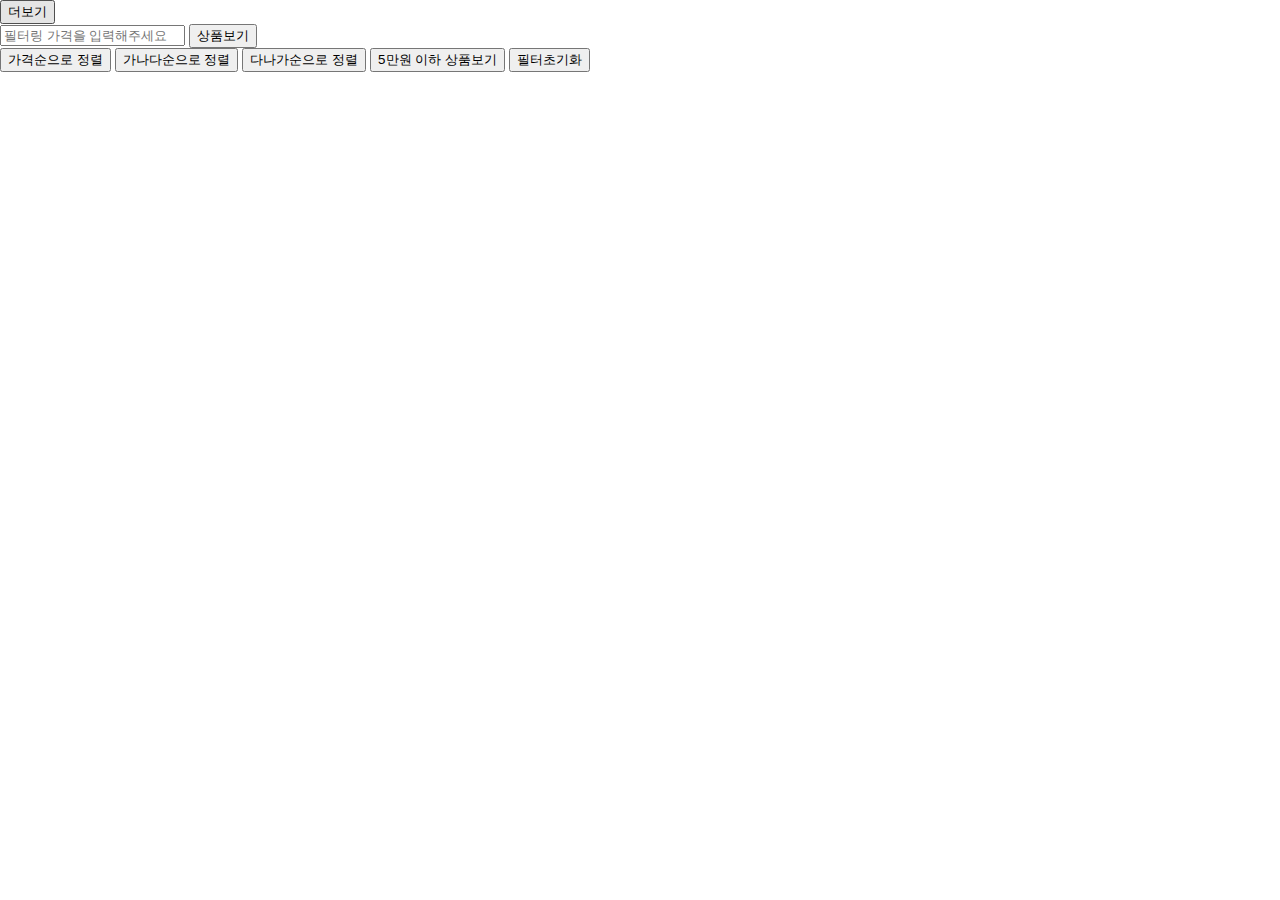
<file: list.html>
<!DOCTYPE html>
<html lang="en">
	<head>
		<meta charset="utf-8" />
		<meta name="viewport" content="width=device-width, initial-scale=1" />
		<title>JS Page</title>
		<link
			href="https://cdn.jsdelivr.net/npm/bootstrap@5.3.0-alpha1/dist/css/bootstrap.min.css"
			rel="stylesheet"
			integrity="sha384-GLhlTQ8iRABdZLl6O3oVMWSktQOp6b7In1Zl3/Jr59b6EGGoI1aFkw7cmDA6j6gD"
			crossorigin="anonymous" />
		<link rel="stylesheet" href="/css/main.css" />
		<script
			src="https://cdn.jsdelivr.net/npm/bootstrap@5.3.0-alpha1/dist/js/bootstrap.bundle.min.js"
			integrity="sha384-w76AqPfDkMBDXo30jS1Sgez6pr3x5MlQ1ZAGC+nuZB+EYdgRZgiwxhTBTkF7CXvN"
			crossorigin="anonymous"></script>
		<script
			src="https://code.jquery.com/jquery-3.6.3.min.js"
			integrity="sha256-pvPw+upLPUjgMXY0G+8O0xUf+/Im1MZjXxxgOcBQBXU="
			crossorigin="anonymous"></script>
	</head>
	<body>
		<div class="container my-3">
			<div class="row mb-3"></div>
		</div>
		<script>
			let products = [
				{ id: 0, price: 70000, title: 'Blossom Dress' },
				{ id: 1, price: 50000, title: 'Springfield Shirt' },
				{ id: 2, price: 60000, title: 'Black Monastery' },
				{ id: 3, price: 40000, title: 'Tea Book' },
				{ id: 4, price: 90000, title: 'Basillur' },
				{ id: 5, price: 60000, title: 'Tea Legend' },
				{ id: 6, price: 30000, title: 'Love Story' },
				{ id: 7, price: 10000, title: 'Summerfield Shirt' },
				{ id: 8, price: 80000, title: 'Apple Mango' },
			];
			let productsCopy = products.slice();
			function makeProductCard(array) {
				array.forEach((product) => {
					$('.row').append(`
          <div class="col-sm-4 g-4">
            <img src="https://via.placeholder.com/600" class="w-100" />
            <h5>${product.title}</h5>
            <p class='mb-2'>가격 : ${product.price}원</p>
						<button class='btn btn-outline-primary buy' type="button">구매</button>
          </div>`);
				});
			}
			$('.row').html('');
			makeProductCard(products);
		</script>
		<div class="container">
			<button class="btn btn-danger" id="more">더보기</button>
		</div>
		<script>
			let btnCnt = 0;
			$('#more').click(function () {
				if (btnCnt == 0) {
					$.get('https://codingapple1.github.io/js/more1.json')
						.done(function (newProducts) {
							makeProductCard(newProducts);
							btnCnt++;
						})
						.fail(function () {
							console.log('실패함');
						});
				} else if (btnCnt == 1) {
					$.get('https://codingapple1.github.io/js/more2.json')
						.done(function (newProducts) {
							makeProductCard(newProducts);
							$('#more').hide();
						})
						.fail(function () {
							console.log('실패함');
						});
				}
			});
			// let array = [2, 3, 40, 5, 12, 444];
			// array.sort(function (a, b) {
			// 	return a - b; // 오름차순
			//   // return b - a; // 내림차순
			// });
			// console.log(array);
		</script>
		<div class="container input-group my-3">
			<input type="text" class="form-control" id="priceFilterInput" placeholder="필터링 가격을 입력해주세요" />
			<button class="btn btn-danger" type="button" id="priceFilterButton">상품보기</button>
		</div>
		<script>
			let userInputValue = '';
			$('#priceFilterInput').on('input', function () {
				userInputValue = $('#priceFilterInput').val();
			});
			$('#priceFilterButton').click(function () {
				let underUserFilter = productsCopy.filter(function (product) {
					return product.price <= userInputValue;
				});
				$('#priceFilterInput').val('');
				$('.row').html('');
				makeProductCard(underUserFilter);
			});
		</script>
		<div class="container my-3">
			<button class="btn btn-danger" id="orderByPrice">가격순으로 정렬</button>
			<button class="btn btn-danger" id="orderByName">가나다순으로 정렬</button>
			<button class="btn btn-danger" id="orderByReverseName">다나가순으로 정렬</button>
			<button class="btn btn-danger" id="filterUnder6">5만원 이하 상품보기</button>
			<button class="btn btn-danger" id="filterReset">필터초기화</button>
		</div>
		<script>
			$('#orderByPrice').click(function () {
				productsCopy.sort(function (a, b) {
					return a.price - b.price;
				});
				$('.row').html('');
				makeProductCard(productsCopy);
			});
			$('#orderByName').click(function () {
				productsCopy.sort(function (a, b) {
					if (a.title < b.title) {
						return -1;
					}
					if (a.title > b.title) {
						return 1;
					}
					return 0;
				});
				$('.row').html('');
				makeProductCard(productsCopy);
			});
			$('#orderByReverseName').click(function () {
				productsCopy.sort(function (a, b) {
					if (a.title < b.title) {
						return 1;
					}
					if (a.title > b.title) {
						return -1;
					}
					return 0;
				});
				$('.row').html('');
				makeProductCard(productsCopy);
			});
			$('#filterUnder6').click(function () {
				let underSix = productsCopy.filter(function (a) {
					return a.price <= 60000;
				});
				$('.row').html('');
				makeProductCard(underSix);
			});
			$('#filterReset').click(function () {
				$('.row').html('');
				makeProductCard(products);
			});
			$('.buy').click((e) => {
				let cartItem = $(e.currentTarget).siblings('h5').text();
				if (localStorage.getItem('cartArr') == null) {
					let cartArr = [];
					cartArr.push(cartItem);
					localStorage.setItem('cartArr', JSON.stringify(cartArr));
					alert('상품이 장바구니에 추가되었습니다');
				} else {
					let cartArr = JSON.parse(localStorage.getItem('cartArr'));
					if (cartArr.includes(cartItem)) {
						alert('이미 장바구니에 추가된 상품입니다.');
					} else {
						cartArr.push(cartItem);
						localStorage.setItem('cartArr', JSON.stringify(cartArr));
						alert('상품이 장바구니에 추가되었습니다');
					}
				}
			});
		</script>
	</body>
</html>
</file>
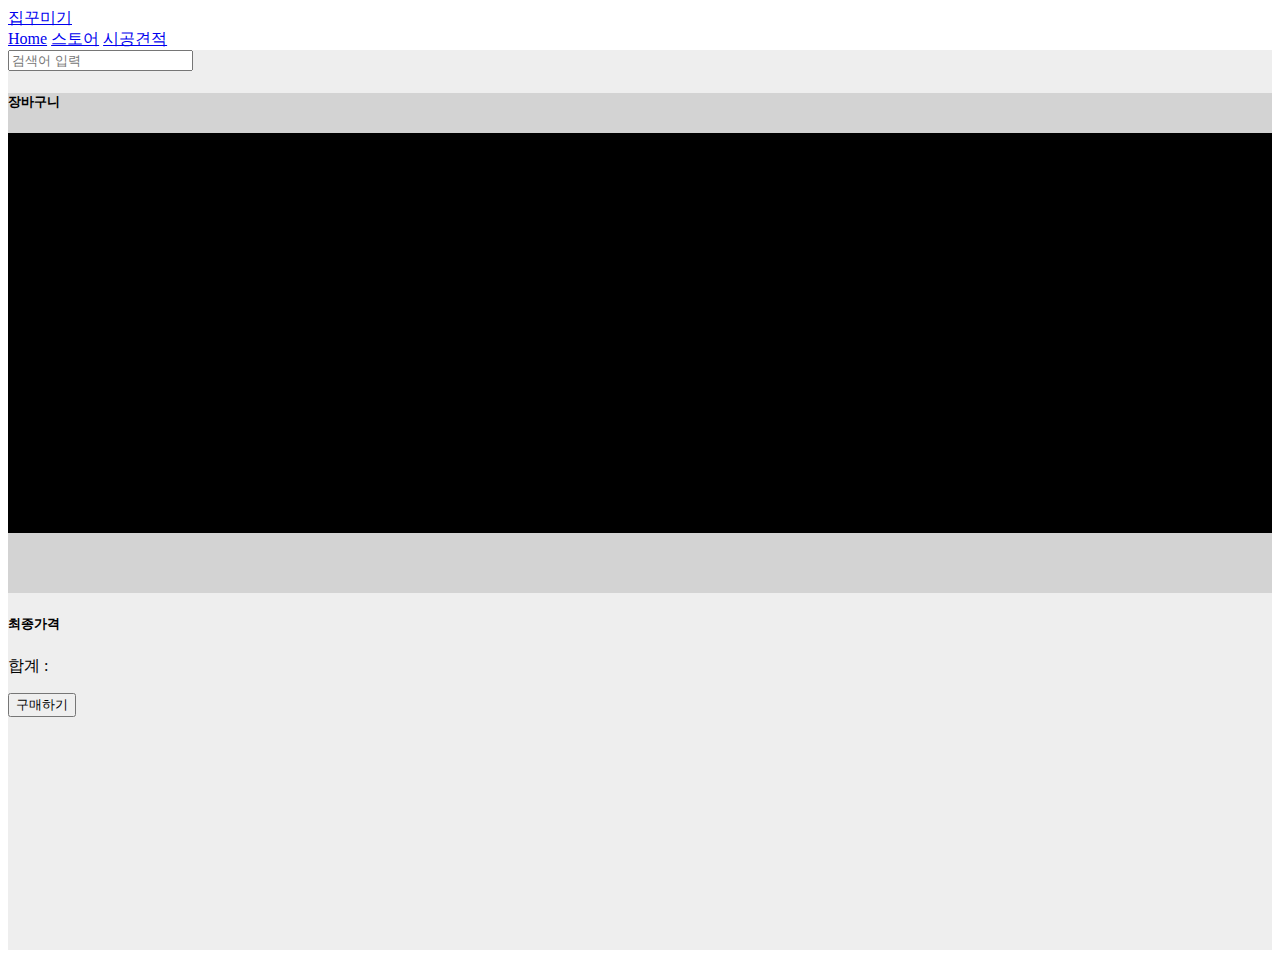
<file: shoppingMall.html>
<!DOCTYPE html>
<html lang="en">
	<head>
		<meta charset="utf-8" />
		<meta name="viewport" content="width=device-width, initial-scale=1" />
		<title>수찬이의 집꾸미기몰</title>
		<link
			href="https://cdn.jsdelivr.net/npm/bootstrap@5.3.0-alpha1/dist/css/bootstrap.min.css"
			rel="stylesheet"
			integrity="sha384-GLhlTQ8iRABdZLl6O3oVMWSktQOp6b7In1Zl3/Jr59b6EGGoI1aFkw7cmDA6j6gD"
			crossorigin="anonymous" />
		<link rel="stylesheet" href="/css/mall.css" />
		<script
			src="https://cdn.jsdelivr.net/npm/bootstrap@5.3.0-alpha1/dist/js/bootstrap.bundle.min.js"
			integrity="sha384-w76AqPfDkMBDXo30jS1Sgez6pr3x5MlQ1ZAGC+nuZB+EYdgRZgiwxhTBTkF7CXvN"
			crossorigin="anonymous"></script>
		<script
			src="https://code.jquery.com/jquery-3.6.4.js"
			integrity="sha256-a9jBBRygX1Bh5lt8GZjXDzyOB+bWve9EiO7tROUtj/E="
			crossorigin="anonymous"></script>
	</head>
	<body>
		<div class="modal-bg" id="modal">
			<div class="modal-content">
				<form>
					<div class="form-floating mb-3">
						<input type="text" class="form-control" id="floatingName" placeholder="이름을 입력해주세요" />
						<label for="floatingName">성함</label>
					</div>
					<div class="form-floating mb-3">
						<input type="text" class="form-control" id="floatingAddress" placeholder="연락처를 입력해주세요" />
						<label for="floatingAddress">연락처</label>
					</div>
					<div class="d-flex">
						<button type="button" class="btn btn-dark me-3" id="submit">입력완료</button>
						<button type="button" class="btn btn-dark" id="close">닫기</button>
					</div>
				</form>
			</div>
		</div>
		<div class="bill-bg">
			<div class="bill-content" id="bill">
				<canvas id="canvas" width="400"></canvas>
				<button type="button" class="btn btn-dark rounded-0" id="bill-close-btn">닫기</button>
			</div>
		</div>
		<nav class="navbar navbar-expand bg-dark sticky-top z-3" data-bs-theme="dark">
			<div class="container-fluid">
				<a class="navbar-brand h1 m-1 me-3" href="#">집꾸미기</a>
				<div class="collapse navbar-collapse" id="navbarNavAltMarkup">
					<div class="navbar-nav">
						<a class="nav-link m-1 active" aria-current="page" href="#">Home</a>
						<a class="nav-link m-1" href="#">스토어</a>
						<a class="nav-link m-1" href="#">시공견적</a>
					</div>
				</div>
			</div>
		</nav>
		<div class="bg-main">
			<div class="product-container container pt-3 mb-3">
				<div class="input-group mb-3">
					<input
						type="text"
						class="form-control"
						id="searchInput"
						placeholder="검색어 입력"
						aria-label="Recipient's username"
						aria-describedby="findItem" />
				</div>
				<div class="product-list row g-5"></div>
			</div>
			<div class="cart-container container p-4 mb-3">
				<h5 class="ms-2">장바구니</h5>
				<div
					class="cart d-flex justify-content-evenly align-items-center"
					ondrop="dropItem(event)"
					ondragover="allowDrop(event)">
				</div>
			</div>
			<div class="container">
				<h5>최종가격</h5>
				<p id="totalPrice">합계 : </p>
				<button type="button" class="btn btn-dark ms-0" id="buy-btn">구매하기</button>
			</div>
		</div>
		<script>
			localStorage.clear();
			// ajax를 사용한 데이터 request
			let products = [];
			let productsCopy = [];
			$.get('store.json').done((data) => {
				makeProductCard(data.products);
				products = data.products;
				productsCopy = data.products;
			});
			// 데이터 형성 시  html 추가
			function makeProductCard(array) {
				array.forEach((product) => {
					$('.product-list').append(
						`
						<div class="col-3">
							<div class="card" id="item${product.id}" data-id="${product.id}" style="width: 18rem" draggable="true" ondragstart="dragItem(event)">
									<img src="/img/${product.photo}" class="card-img-top" alt="..." draggable="false"/>
									<div class="card-body">
										<h5 class="card-title">${product.title}</h5>
										<p class="f-grey">${product.brand}</p>
										<p class="card-text">가격 : ${product.price}</p>
										<button type="button" class="btn btn-dark item-add">담기</button>
									</div>
								</div>
								<div class="card cart-item d-hide" id="cart-item${product.id}" data-id="${product.id}" style="width: 14rem;" draggable="false">
									<img src="/img/${product.photo}" class="card-img-top" style="width: auto" alt="..." draggable="false" />
									<div class="card-body text-center">
										<h5 class="card-title" id="itemTitle">${product.title}</h5>
										<p class="f-grey" id="itemBrand">${product.brand}</p>
										<p class="card-text" id="itemPrice">${product.price}</p>
										<input type="text" class="form-control" id="itemNumInput" placeholder="수량 입력" value="1" />
									</div>
								</div>
							</div>
						`
					);
				});
			}
			function makeCartList(dataId) {
				$('#buy-btn').attr('disabled', false);
				if ($('.cart').children(`#cart-item${dataId}`).length == 0) {
					// 장바구니에 담는 값이 처음 넣는 값인 경우
					$('h5').remove('.f-white');
					$(`#cart-item${dataId}`).removeClass('d-hide');
					$('.cart')[0].appendChild(document.getElementById(`cart-item${dataId}`));
					itemNumList[dataId] = Number($('#itemNumInput').val());
					priceList[dataId] = products[dataId].price;
					getTotalPrice(priceList);
				} else {
					itemNumList[dataId]++;
					priceList[dataId] = products[dataId].price * itemNumList[dataId];
					$(`#cart-item${dataId}`).children().children('#itemNumInput').val(itemNumList[dataId]);
					getTotalPrice(priceList);
				}
			}
			// 영수증
			function showBill(productArray) {
				let cnt = 0;
				for (let i = 0; i < products.length; i++) {
					if (priceList[i] != null) {
						cnt++;
					}
				}
				let canvas = document.getElementById('canvas');
				let canvasHeigth = (cnt + 1) * 200 + 100;
				canvas.height = canvasHeigth;
				let c = canvas.getContext('2d');
				let today = new Date();
				let year = today.getFullYear(); // 년도
				let month = today.getMonth() + 1; // 월
				let date = today.getDate(); // 날짜
				let hours = today.getHours(); // 시
				let minutes = today.getMinutes(); // 분
				let seconds = today.getSeconds(); // 초
				let row = 0;
				let scaleY = 0;
				c.font = 'normal bold 40px Arial, dotum';
				c.fillText('영수증', 10, 100);
				c.font = 'normal 17px Arial, dotum';
				c.fillText('이름 : ' + localStorage.getItem('userName'), 10, 150);
				c.fillText('연락처 : ' + localStorage.getItem('userAddress'), 10, 170);
				c.fillText(year + '-' + month + '-' + date, 10, 190);
				c.fillText(hours + ':' + minutes + ':' + seconds, 100, 190);
				products.forEach(function (item, index) {
					if (priceList[index] != null) {
						scaleY = Number((row + 1) * 250);
						c.fillText(products[index].title, 10, scaleY);
						c.fillText(products[index].brand, 10, scaleY + 30);
						c.fillText('가격 : ' + products[index].price, 10, scaleY + 60);
						c.fillText('수량 : ' + itemNumList[index], 10, scaleY + 90);
						c.fillText('합계 : ' + priceList[index], 10, scaleY + 120);
						row = row + 0.8;
					}
				});
				c.fillText('총 합계 : ' + totalPrice, 10, scaleY + 200);
			}
			$('#bill-close-btn').click(() => {
				$('.bill-bg').removeClass('show-bill');
			});
			// input value 받아오기
			let searchInput = '';
			$('#searchInput').on('input', () => {
				searchInput = $('#searchInput').val();
				if (searchInput.length > 0) {
					let itemSearched = productsCopy.filter((product) => {
						return product.title.includes(searchInput);
					});
					$('.product-list').html('');
					makeProductCard(itemSearched);
				} else {
					searchInput = '';
					$('#searchInput').val('');
					$('.product-list').html('');
					makeProductCard(products);
				}
			});
			// 장바구니 기능
			if ($('.cart').children('.card').length == 0) {
				$('.cart').append(`<h5 class="f-white">여기로 드래그</h5>`);
			}
			function allowDrop(e) {
				e.preventDefault();
			}
			function dragItem(e) {
				e.dataTransfer.setData('itemId', $(e.target).data('id'));
			}
			function dropItem(e) {
				e.preventDefault();
				let data = e.dataTransfer.getData('itemId');
				makeCartList(data);
			}
			$(document).on('click', '.item-add', (e) => {
				let itemId = $(e.target).parent().parent().data('id');
				makeCartList(itemId);
			});
			let totalPrice = 0;
			function getTotalPrice(priceList) {
				totalPrice = priceList.reduce((a, b) => a + b);
				$('#totalPrice').html('합계 : ' + totalPrice);
			}
			function updateLocalStorage(priceList, itemNumList, totalPrice) {
				localStorage.setItem('priceList', JSON.stringify(priceList));
				localStorage.setItem('itemNumList', JSON.stringify(itemNumList));
				localStorage.setItem('totalPrice', JSON.stringify(totalPrice));
			}
			// 금액 계산
			let priceList = [];
			let itemNumList = [];
			$(document).on('input', '#itemNumInput', (e) => {
				let itemId = $(e.target).parent().parent().data('id');
				let itemPrice = Number($(e.target).siblings('#itemPrice').text());
				let itemNum = Number($(e.target).val());
				if (itemNum == 0) {
					itemNum = 1;
				}
				itemNumList[itemId] = itemNum;
				let itemTotalPrice = itemPrice * itemNum;
				priceList[itemId] = itemTotalPrice;
				getTotalPrice(priceList);
			});
			// 구매하기
			$('#buy-btn').click(function () {
				$('#modal').addClass('show-modal');
				updateLocalStorage(priceList, itemNumList, totalPrice);
			});
			$('#close').click(function () {
				$('#modal').removeClass('show-modal');
			});
			$('.modal-bg').on('click', (e) => {
				if (e.target == e.currentTarget) {
					$('#modal').removeClass('show-modal');
				}
			});
			if ($('.cart').children('div').length == 0) {
				$('#buy-btn').attr('disabled', true);
			}
			// 사용자 정보 submit
			$('#submit').click(function (e) {
				let nameInput = $('#floatingName').val();
				let addressInput = $('#floatingAddress').val();
				if (nameInput == '') {
					$('#floatingName').css('border-color', 'red');
					$('#floatingName').focus();
				} else if (addressInput == '') {
					$('#floatingAddress').css('border-color', 'red');
					$('#floatingAddress').focus();
				} else {
					localStorage.setItem('userName', nameInput);
					localStorage.setItem('userAddress', addressInput);
					showBill(products);
					$('#modal').removeClass('show-modal');
					$('.bill-bg').addClass('show-bill');
				}
			});
		</script>
	</body>
</html>
</file>
<file: css/main.css>
div {
	box-sizing: border-box;
}
img {
	width: 100%;
}
html,
body {
	margin: 0px;
	padding: 0px;
	height: 100%;
}
.d-flex {
	justify-content: center;
	align-items: center;
}
.js {
	margin: 50px;
}
.bg-yellow {
	background-color: lemonchiffon;
}
.bg-green {
	background-color: darkgreen;
}
.bg-blue {
	background-color: deepskyblue;
}
.bg-red {
	background-color: crimson;
}
.bg-black {
	background-color: black;
}
.f-white {
	color: white;
}
.btn-show:hover {
	background-color: #eee;
	color: black;
}
.alert-box {
	font-size: 1.3rem;
	width: 70%;
	padding: 20px;
	border-radius: 10px;
	text-align: center;
	margin: 30px auto;
}
.study2 .alert-box {
	display: none;
}
.study3 .alert-box {
	display: none;
}
.study3 .btn {
	margin: 30px;
}
.study3 .find-btn {
	text-align: center;
}
.list-group {
	display: none;
}
.show {
	display: block;
}
.black-bg {
	width: 100%;
	height: 100%;
	position: fixed;
	background: rgba(0, 0, 0, 0.5);
	z-index: 10;
	padding: 30px;
	visibility: hidden;
	opacity: 0;
	transition: all 0.5s;
}
.white-bg {
	background: white;
	border-radius: 5px;
	padding: 30px;
}
.show-modal {
	visibility: visible;
	opacity: 1;
}
.study4 {
	display: none;
}
.main-light-bg {
	height: 30%;
	background-color: #eee;
	padding: 30px;
}
.main-dark-bg {
	height: 30%;
	background-color: grey;
	padding: 30px;
	color: white;
}
.dark {
	background-color: black;
	color: white;
}
.screen-mode {
	border: 1px solid black;
	color: black;
}
.slide-container {
	width: 300vw;
	/* transition: all 0.5s; */
}
.slide-box {
	width: 100vw;
	float: left;
}
.main-title {
	margin-top: 6rem;
}
.navbar {
	width: 100%;
}
.navbar-brand {
	transition: all 0.3s;
}
.page-process-bar {
	margin: 0;
	padding: 0;
	background-color: white;
	width: 100%;
	height: 30px;
}
.page-process-degree {
	margin: 0;
	padding: 0;
	background-color: rgb(33, 54, 54);
	height: 30px;
	transform: translateX(-100%);
}
.list-group {
	/* position: fixed; */
}
</file>
<file: css/appleMusicUI.css>
.card-background {
	height: 3000px;
	margin-top: 800px;
	margin-bottom: 1600px;
}
.card-box img {
	display: block;
	margin: auto;
	max-width: 80%;
}
.card-box {
	position: sticky;
	top: 400px;
	margin-top: 100px;
	transition: all 0.2s;
}
</file>
<file: css/mall.css>
.bg-main {
	background-color: #eee;
	height: 100vh;
}
.input-group {
	width: 35%;
}
.cart-container {
	background-color: lightgrey;
	height: 500px;
}
.cart {
	background-color: black;
	height: 400px;
}
.f-white {
	color: white;
}
.f-grey {
	color: darkgrey;
}
.d-hide {
	display: none;
}
.modal-bg {
	width: 100%;
	height: 100%;
	position: fixed;
	background-color: rgba(0, 0, 0, 0.8);
	z-index: 10;
	padding: 30px;
	visibility: hidden;
	display: flex;
	justify-content: center;
	align-items: center;
}
.modal-content {
	z-index: 15;
	background-color: white;
	border-radius: 5px;
	padding: 50px;
	width: 50%;
}
.show-modal {
	visibility: visible;
}
.bill-bg {
	width: 100%;
	height: 100%;
	position: fixed;
	background-color: rgba(0, 0, 0, 0.8);
	z-index: 100;
	padding: 30px;
	display: flex;
	justify-content: center;
	align-items: center;
	visibility: hidden;
}
.bill-content {
	background-color: #eee;
	z-index: 125;
	display: flex;
	flex-direction: column;
	justify-content: center;
	align-items: center;
}
.show-bill {
	visibility: visible;
}
#bill-close-btn {
	width: 400px;
}
</file>
